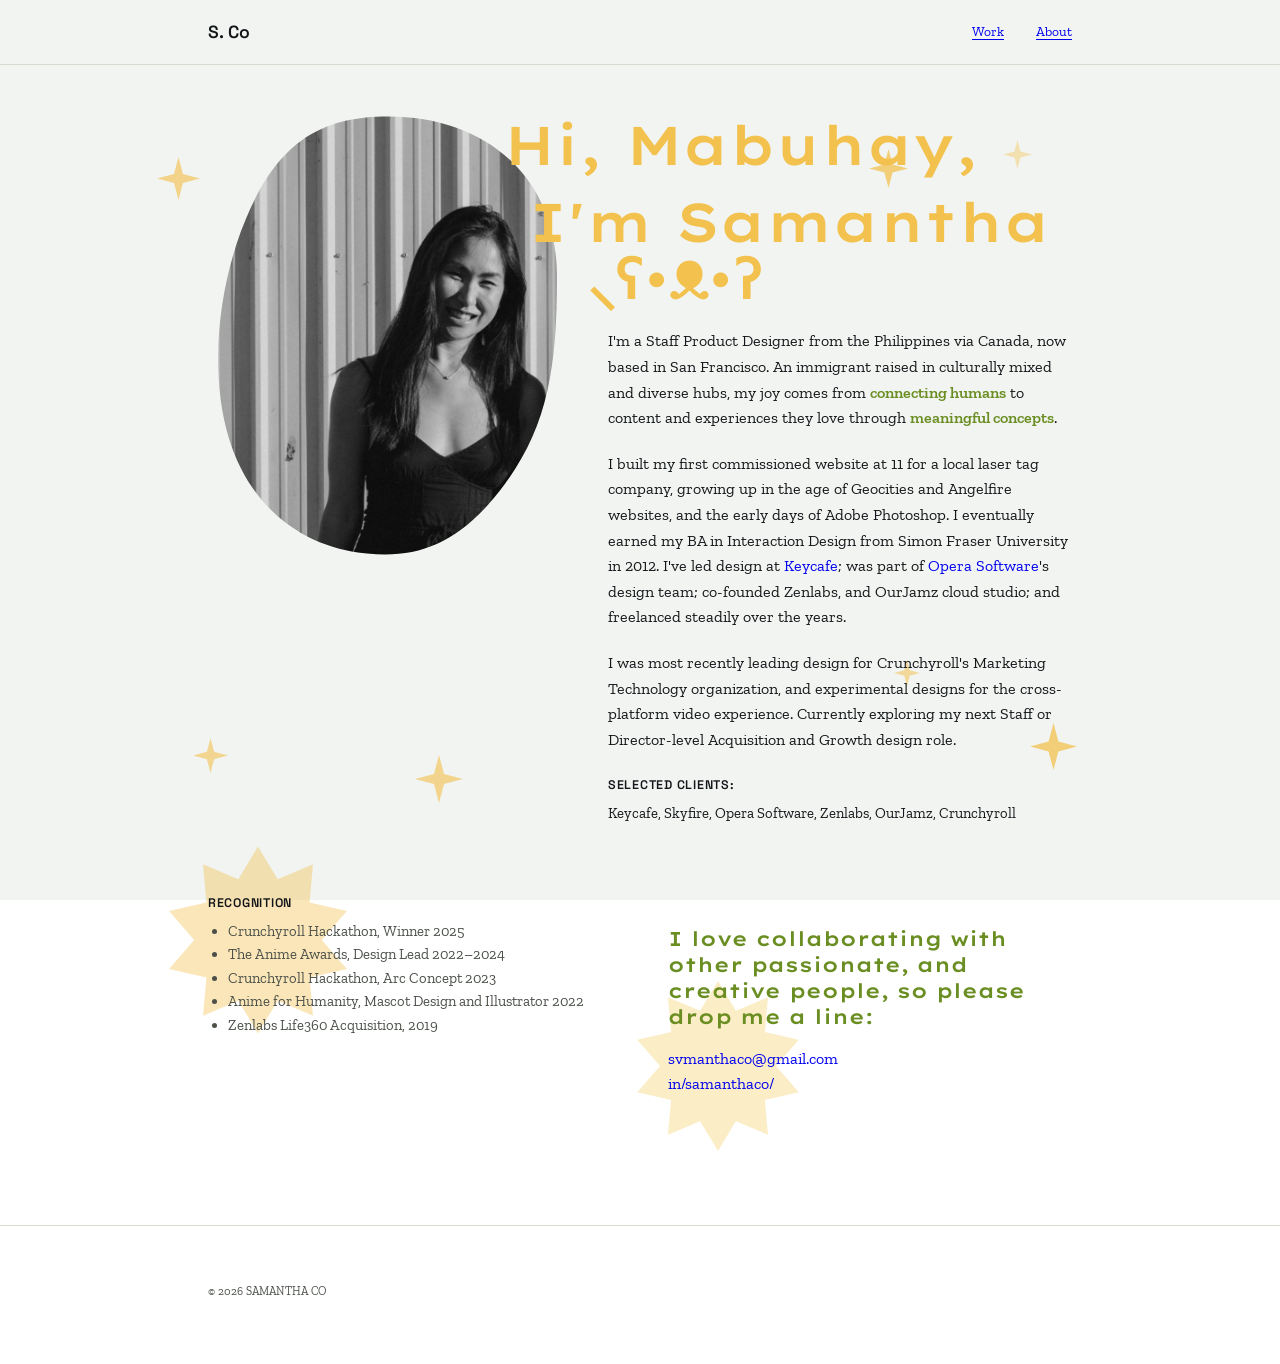
<file: about.html>
<!DOCTYPE html>
<html lang="en">
<head>
<meta charset="UTF-8">
<meta name="viewport" content="width=device-width, initial-scale=1.0">
<title>About — Samantha Co</title>
<link rel="preconnect" href="https://fonts.googleapis.com">
<link href="https://fonts.googleapis.com/css2?family=Zilla+Slab:ital,wght@0,400;0,500;0,600;1,400&family=Space+Grotesk:wght@500;600;700&family=Lexend+Giga:wght@500;600;700&display=swap" rel="stylesheet">
<link rel="stylesheet" href="styles.css">
<style>
  .about-hero{
    display:flex; align-items:flex-start; gap:0; flex-wrap:wrap;
    padding:40px 0 16px;
  }
  .about-hero-photo{
    width:360px; height:460px; flex-shrink:0;
    clip-path: path("M180,11.5 C275,11.5 349,69 349,172.5 C349,264.5 339,322 296.5,379.5 C254,437 212,454 159,448.5 C95,442.75 42,402.5 21,333.5 C0,264.5 10.6,172.5 42.4,103.5 C74.1,34.5 116.5,11.5 180,11.5 Z");
    overflow:hidden; background:var(--bg-raised); position:relative;
  }
  .about-hero-photo img{width:100%; height:100%; object-fit:cover; display:block; filter:grayscale(0.15);}
  .about-hero-text{
    flex:1; min-width:260px; position:relative; margin-left:-64px; margin-top:12px; z-index:2; padding-left:24px;
  }
  .about-hero-text p.about-hero-wave{margin-left:-24px;}
  .about-hero-text p{margin-bottom:20px; margin-left:80px;}
  .about-hero-greet{
    font-family:'Lexend Giga', sans-serif; font-weight:600; font-size:clamp(2rem, 6vw, 3.4rem);
    margin:0 0 8px; line-height:1.05;
  }
  .about-hero-wave{
    font-family:'Lexend Giga', sans-serif; font-weight:600; font-size:clamp(2rem, 6vw, 3.4rem);
    color:var(--ink); margin:0 0 4px; line-height:1.05; margin-left:-24px;
  }
  .accent-text{color:var(--accent); font-weight:600;}
  .about-hero-lede{
    color:var(--ink-soft); margin-top:16px; max-width:340px;
  }
  .about-columns{display:flex; gap:56px; flex-wrap:wrap; margin-top:8px;}
  .about-columns > div{flex:1; min-width:200px;}
  @media (max-width:768px){
    .about-hero-photo{width:100%;}
    .about-hero-text{margin-left:0; padding-left:0; margin-top:-32px;}
  }
</style>
</head>
<body>

<div class="stars-bg" id="starsBg" aria-hidden="true"></div>

<div class="page">

<nav>
  <div class="wrap">
    <div class="logo">S. Co</div>
    <div class="navlinks">
      <a href="index.html#work">Work</a>
      <a href="about.html">About</a>
    </div>
  </div>
</nav>

<div class="wrap">
  <div class="about-hero">
    <div class="about-hero-photo reveal">
      <img src="about-photo.png" alt="Samantha Co laughing in front of a corrugated metal wall">
    </div>
    <div class="about-hero-text">
      <p class="about-hero-wave"><span style="color:var(--spark);">Hi, Mabuhay,</p>
      <h1 class="about-hero-greet"><span style="color:var(--spark);">I'm Samantha</h1>
      <p class="about-hero-greet" style="margin-left:60px; margin-top:-8px;"><span class="emoticon"><span style="color:var(--spark);">⸜ʕ•ᴥ•ʔ</span></span></p>
      <p>I'm a Staff Product Designer from the Philippines via Canada, now based in San Francisco. An immigrant raised in culturally mixed and diverse hubs, my joy comes from <span class="accent-text">connecting humans</span> to content and experiences they love through <span class="accent-text">meaningful concepts</span>. </p>

        <p>I built my first commissioned website at 11 for a local laser tag company, growing up in the age of Geocities and Angelfire websites, and the early days of Adobe Photoshop. I eventually earned my BA in Interaction Design from Simon Fraser University in 2012. I've led design at <a href="https://www.keycafe.com/s/" target="_blank" rel="noopener noreferrer">Keycafe</a>; was part of <a href="https://www.opera.com" target="_blank" rel="noopener noreferrer">Opera Software</a>'s design team; co-founded Zenlabs, and OurJamz cloud studio; and freelanced steadily over the years.</p>
      <p>I was most recently leading design for Crunchyroll's Marketing Technology organization, and experimental designs for the cross-platform video experience. Currently exploring my next Staff or Director-level Acquisition and Growth design role.</p>

      <h4 class="about-subhead" style="margin-left:80px;">Selected Clients:</h4>
      <p class="about-list" style="margin-left:80px;">Keycafe, Skyfire, Opera Software, Zenlabs, OurJamz, Crunchyroll</p>
    </div>
  </div>
</div>

<section class="section" id="about" style="padding-top:8px;">
  <div class="wrap">

    <div class="about-grid">
      <div class="about-text" style="max-width:none;">
        <div style="display:flex; gap:56px; flex-wrap:wrap; align-items:flex-start;">
          <div style="position:relative; flex:1; min-width:240px;">
            <svg class="star-decor parallax" data-speed="0.18" viewBox="0 0 200 200" xmlns="http://www.w3.org/2000/svg" aria-hidden="true" style="position:absolute; top:-40px; left:-60px; width:220px; height:220px; z-index:-1; pointer-events:none;">
              <path fill="#F2C14E" opacity="0.4" d="M100.0,15.0 L117.9,44.8 L150.0,31.2 L146.9,65.9 L180.8,73.7 L158.0,100.0 L180.8,126.3 L146.9,134.1 L150.0,168.8 L117.9,155.2 L100.0,185.0 L82.1,155.2 L50.0,168.8 L53.1,134.1 L19.2,126.3 L42.0,100.0 L19.2,73.7 L53.1,65.9 L50.0,31.2 L82.1,44.8 Z" />
            </svg>
            <h4 class="about-subhead">Recognition</h4>
            <ul class="about-list" style="list-style:disc; padding-left:20px; margin:0;">
              <li>Crunchyroll Hackathon, Winner 2025</li>
              <li>The Anime Awards, Design Lead 2022–2024</li>
              <li>Crunchyroll Hackathon, Arc Concept 2023</li>
              <li>Anime for Humanity, Mascot Design and Illustrator 2022</li>
              <li>Zenlabs Life360 Acquisition, 2019</li>
            </ul>
          </div>

          <div style="flex:1; min-width:240px; margin-top:56px; position:relative;">
            <svg class="star-decor parallax" data-speed="0.14" viewBox="0 0 200 200" xmlns="http://www.w3.org/2000/svg" aria-hidden="true" style="position:absolute; top:40px; left:-50px; width:200px; height:200px; z-index:-1; pointer-events:none;">
              <path fill="#F7DE8F" opacity="0.5" d="M100.0,15.0 L117.9,44.8 L150.0,31.2 L146.9,65.9 L180.8,73.7 L158.0,100.0 L180.8,126.3 L146.9,134.1 L150.0,168.8 L117.9,155.2 L100.0,185.0 L82.1,155.2 L50.0,168.8 L53.1,134.1 L19.2,126.3 L42.0,100.0 L19.2,73.7 L53.1,65.9 L50.0,31.2 L82.1,44.8 Z" />
            </svg>
            <p class="results-statement" style="font-size:1.25rem;"><span class="accent-text">I love collaborating with other passionate, and creative people, so please drop me a line:</span></p>
            <p style="margin:0;">
              <a href="mailto:svmanthaco@gmail.com">svmanthaco@gmail.com</a><br>
              <a href="https://www.linkedin.com/in/samanthaco/" target="_blank" rel="noopener noreferrer">in/samanthaco/</a>
            </p>
          </div>
        </div>


      </div>
    </div>
  </div>
</section>

<footer>
  <div class="wrap">
    <div class="footer-note">© 2026 SAMANTHA CO</div>
  </div>
</footer>

</div><!-- /.page -->

<script>
  (function(){
    var bg = document.getElementById('starsBg');
    if(!bg) return;
    var count = window.innerWidth < 640 ? 4 : 8;
    var cols = window.innerWidth < 640 ? 2 : 4;
    var rows = Math.ceil(count / cols);
    var cellW = 100 / cols;
    var cellH = 100 / rows;
    var cell = 0;
    for(var i = 0; i < count; i++){
      var star = document.createElement('div');
      star.className = 'star';
      var size = (Math.random() * 26 + 22).toFixed(1);
      star.style.width = size + 'px';
      star.style.height = size + 'px';
      var col = cell % cols;
      var row = Math.floor(cell / cols);
      cell++;
      var top = row * cellH + Math.random() * (cellH * 0.7) + cellH * 0.1;
      var left = col * cellW + Math.random() * (cellW * 0.7) + cellW * 0.1;
      star.style.top = top + '%';
      star.style.left = left + '%';
      star.style.opacity = (Math.random() * 0.4 + 0.35).toFixed(2);
      star.style.animationDelay = (Math.random() * 3.4).toFixed(2) + 's';
      star.style.animationDuration = (2.4 + Math.random() * 2.4).toFixed(2) + 's';
      bg.appendChild(star);
    }
  })();

  (function(){
    var revealEls = document.querySelectorAll('.reveal');
    if(!('IntersectionObserver' in window) || !revealEls.length){
      revealEls.forEach(function(el){ el.classList.add('is-visible'); });
      return;
    }
    var observer = new IntersectionObserver(function(entries){
      entries.forEach(function(entry){
        if(entry.isIntersecting){
          entry.target.classList.add('is-visible');
        } else {
          entry.target.classList.remove('is-visible');
        }
      });
    }, { threshold: 0.15, rootMargin: '0px 0px -40px 0px' });
    revealEls.forEach(function(el){ observer.observe(el); });
  })();
</script>

</body>
</html>
</file>
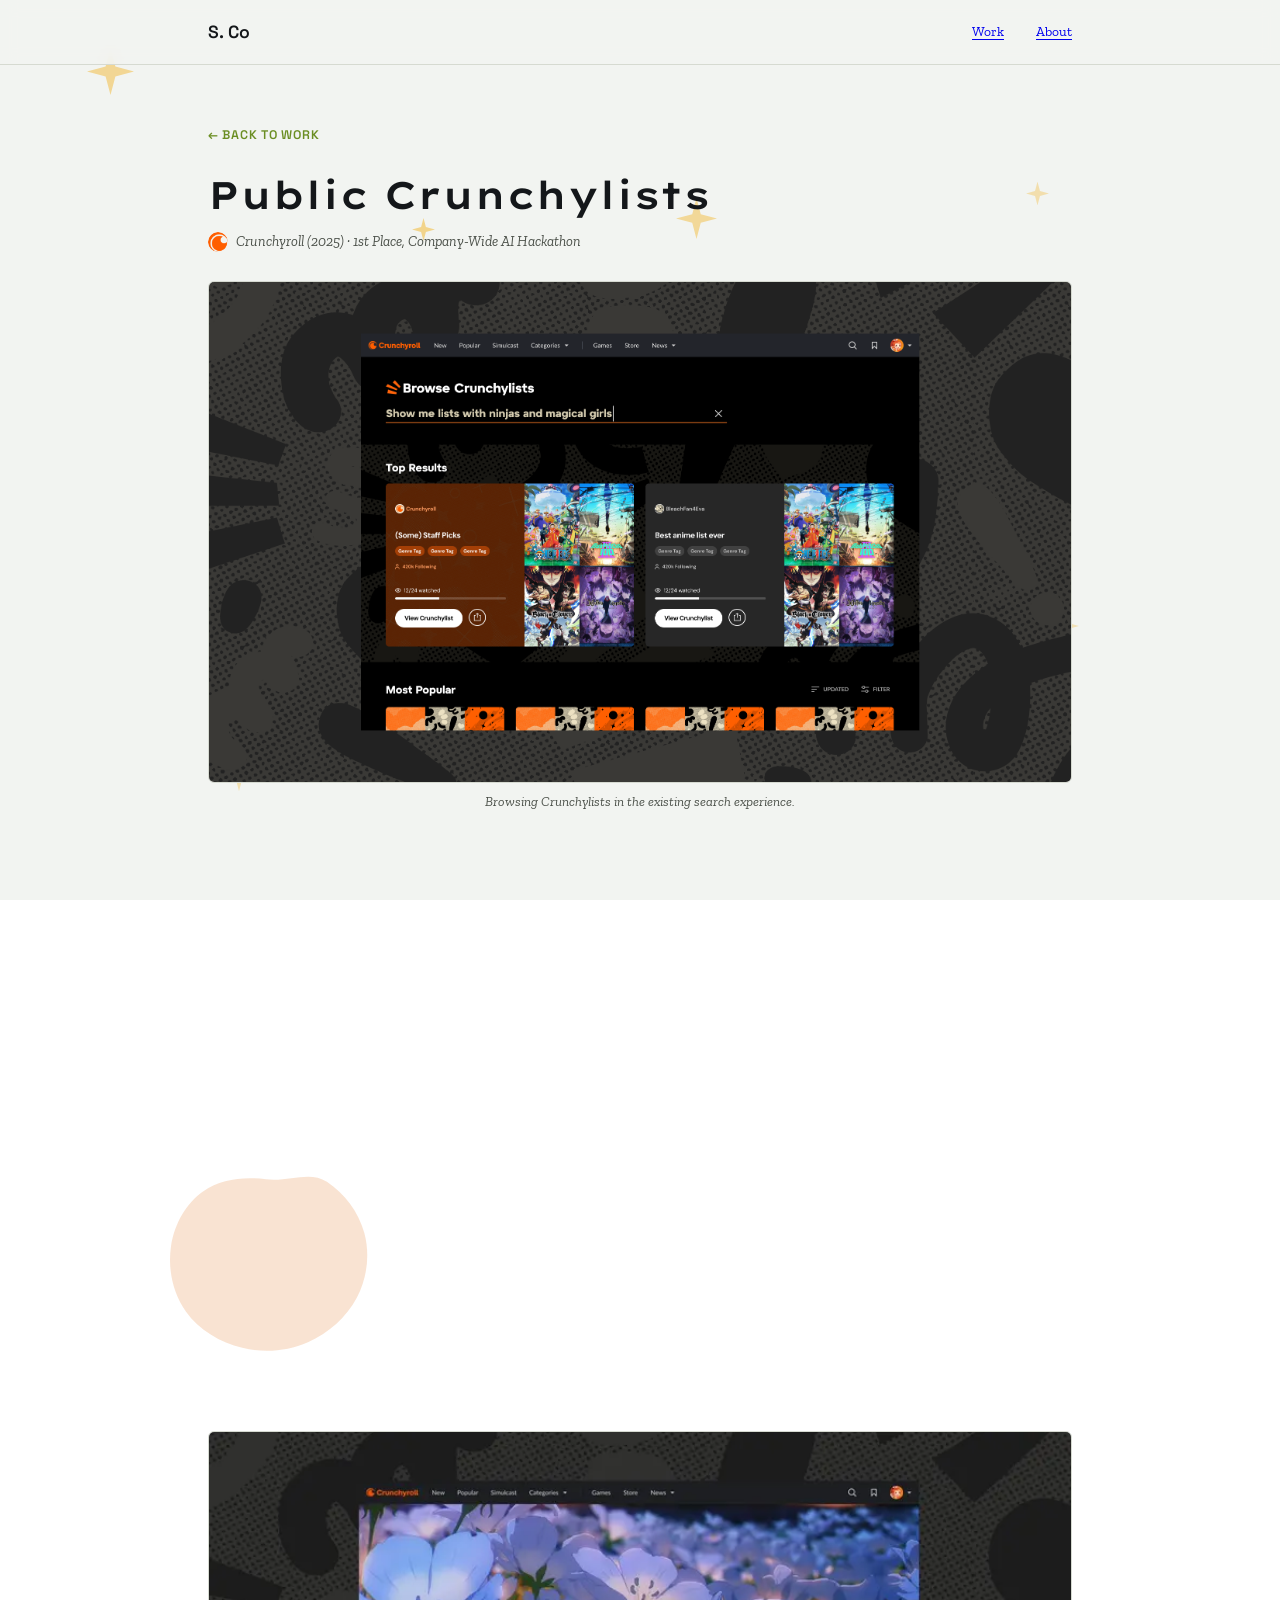
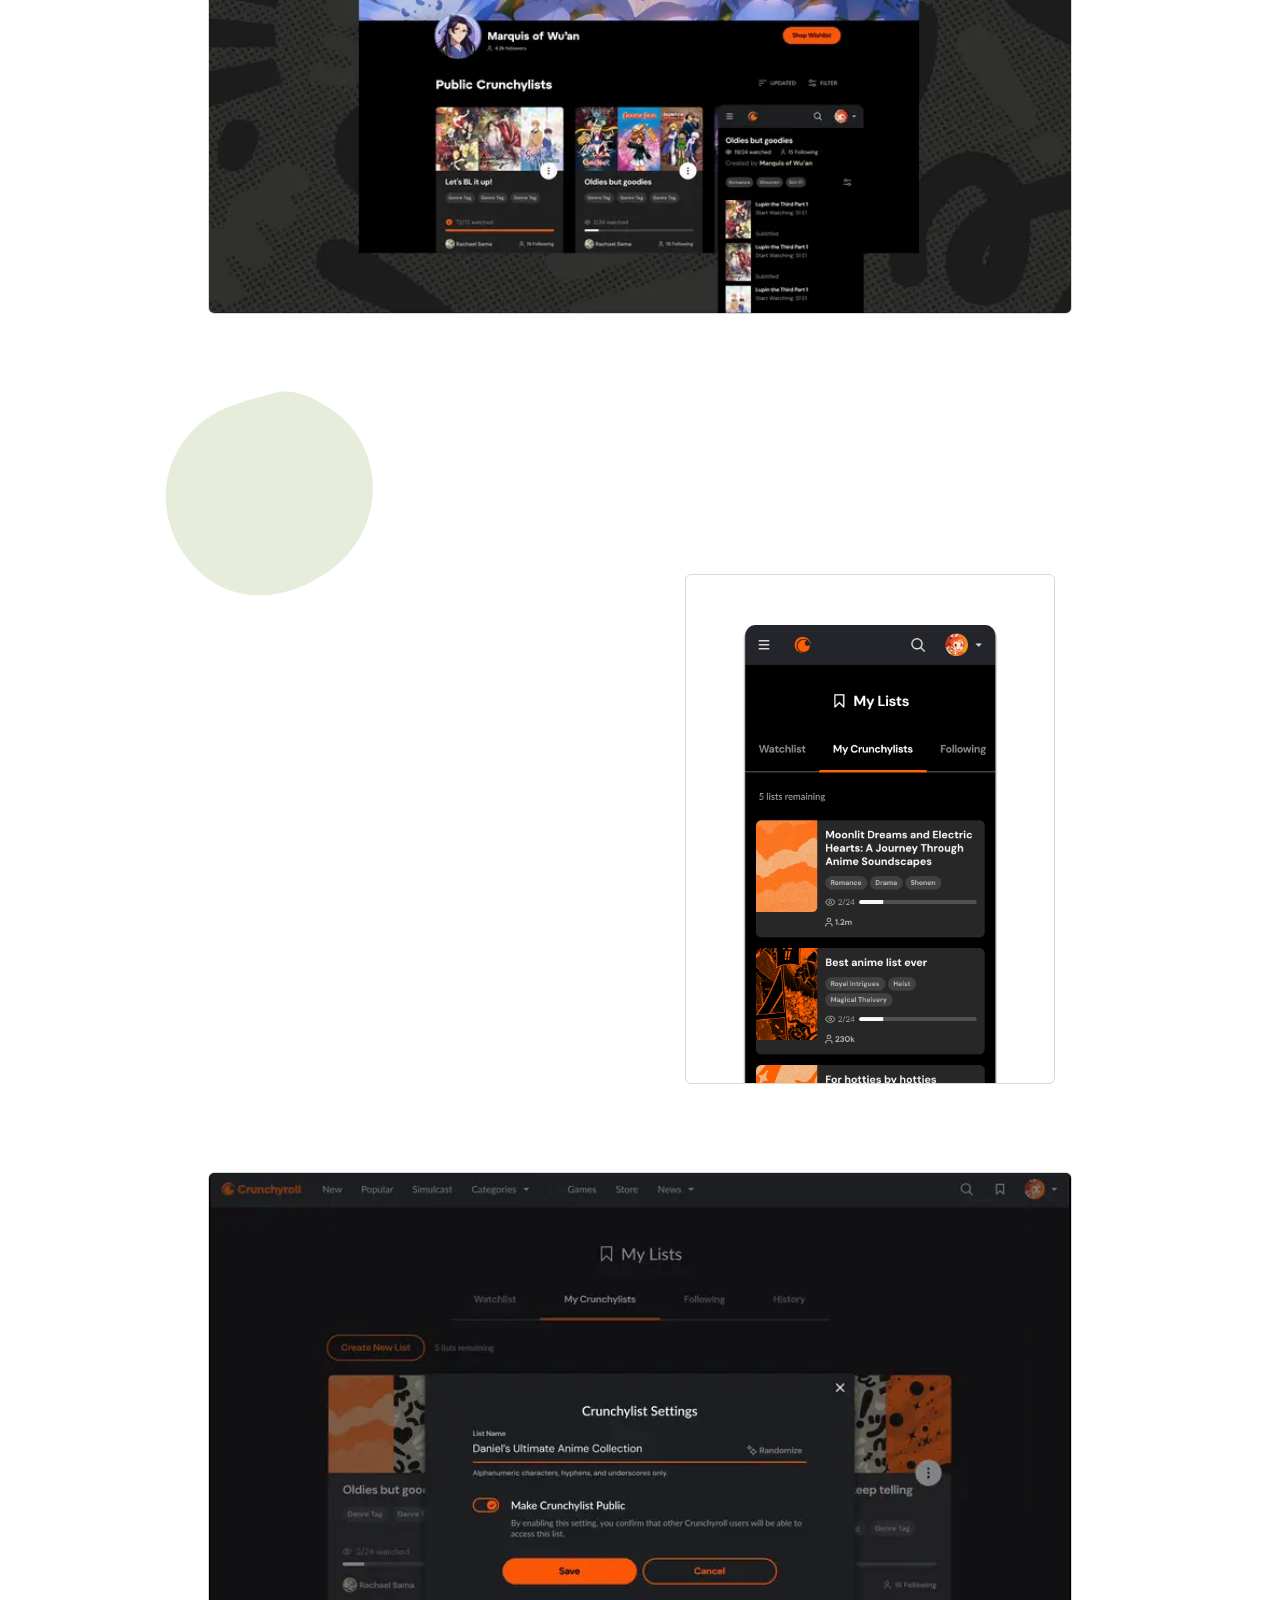
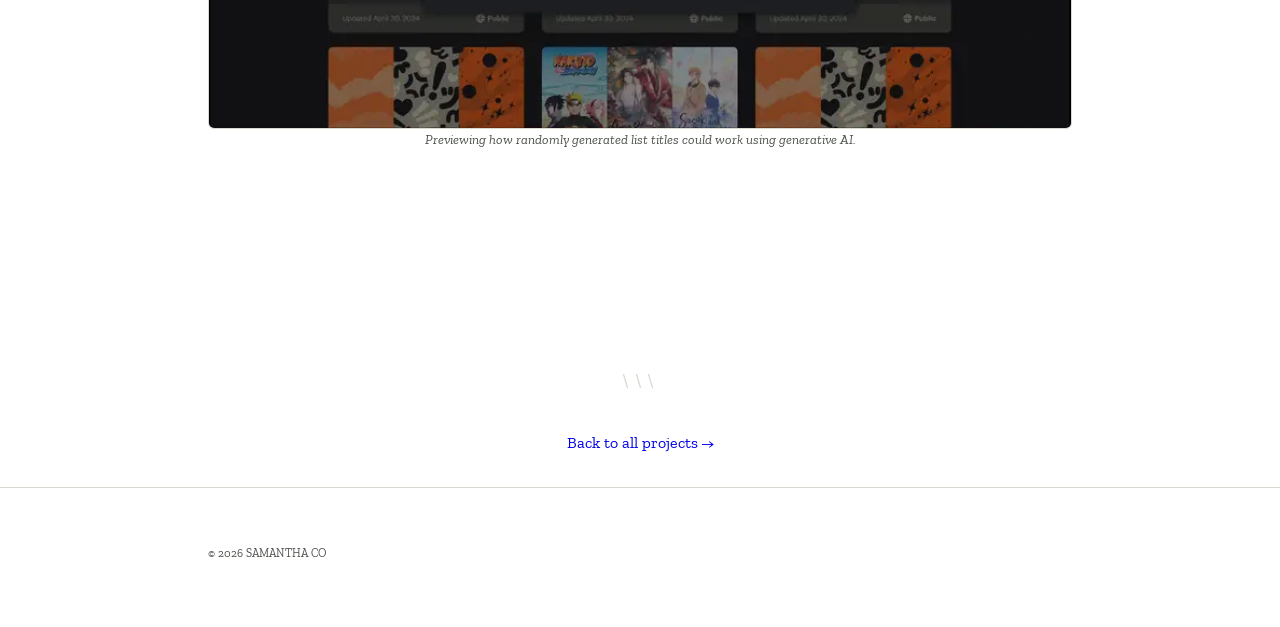
<file: crunchylists.html>
<!DOCTYPE html>
<html lang="en">
<head>
<meta charset="UTF-8">
<meta name="viewport" content="width=device-width, initial-scale=1.0">
<title>Public Crunchylists — Samantha Co</title>
<link rel="preconnect" href="https://fonts.googleapis.com">
<link href="https://fonts.googleapis.com/css2?family=Zilla+Slab:ital,wght@0,400;0,500;0,600;1,400&family=Space+Grotesk:wght@500;600;700&family=Lexend+Giga:wght@500;600;700&display=swap" rel="stylesheet">
<link rel="stylesheet" href="styles.css">
<style>
  .back-link{
    font-family:'Space Grotesk', sans-serif; font-weight:600; font-size:0.78rem; color:var(--accent);
    letter-spacing:0.06em; text-transform:uppercase; display:inline-flex; align-items:center; gap:6px;
  }
  .project-hero{padding-top:56px; padding-bottom:24px;}
  .project-hero h2.project-title{font-size:clamp(1.7rem, 5vw, 2.4rem); margin-top:18px;}
  .next-project{
    display:flex; justify-content:center; align-items:center; flex-wrap:wrap; gap:16px;
    padding:32px 0;
  }
  .next-project a{
    color:var(--link-color); text-decoration:none;
  }
</style>
</head>
<body>

<div class="stars-bg" id="starsBg" aria-hidden="true"></div>

<div class="page">

<nav>
  <div class="wrap">
    <div class="logo">S. Co</div>
    <div class="navlinks">
      <a href="index.html#work">Work</a>
      <a href="about.html">About</a>
    </div>
  </div>
</nav>

<header class="project-hero wrap">
  <a href="index.html#work" class="back-link">← Back to Work</a>
  <h2 class="project-title">Public Crunchylists</h2>
  <div class="subhead-row">
    <img src="crunchyroll-icon.webp" alt="Crunchyroll" class="company-icon">
    <p class="project-subhead">Crunchyroll (2025) · 1st Place, Company-Wide AI Hackathon</p>
  </div>
  <div class="featured-media">
    <img src="browse-lists.webp" alt="Browse Crunchylists page with search and top results">
  </div>
  <p class="media-caption">Browsing Crunchylists in the existing search experience.</p>
</header>

<section class="section" id="crunchylists-case-study" style="padding-top:24px;">
  <div class="wrap">
    <div class="project-body">
      <div style="display:grid; grid-template-columns:repeat(auto-fit, minmax(260px, 1fr)); gap:56px; align-items:center; width:100%;">
        <p class="reveal" style="margin:0;">Submitted by a small, globally distributed team I assembled that included myself, a product manager, another product designer from LA, and three engineers from Mexico City. Our goal was to bring a stronger sense of community back to the Crunchyroll platform. The feature is currently in development.</p>
        <div class="inline-media reveal" style="margin:0;">
          <img src="hackplat.jpeg" alt="Team Hack Platinum accepting the 1st place hackathon prize" style="width:100%; display:block;">
          <p class="media-caption">First Place Winners Team Hack Platinum, 2025</p>
        </div>
      </div>

      <div class="problem-block">
        <svg class="blob parallax" data-speed="0.15" viewBox="0 0 200 200" xmlns="http://www.w3.org/2000/svg" aria-hidden="true">
          <path fill="#F2C29B" opacity="0.45" d="M45.3,-58.6C58.8,-49.7,69.7,-35.4,74.1,-19.2C78.5,-3,76.4,15.2,68.4,30.4C60.4,45.6,46.5,57.9,30.7,64.8C14.9,71.7,-2.8,73.2,-19.8,69.1C-36.8,65,-53.1,55.3,-63.2,41.1C-73.3,26.9,-77.2,8.2,-74.6,-9.1C-72,-26.4,-62.9,-42.3,-49.7,-51.4C-36.5,-60.5,-19.3,-62.8,-1.6,-60.6C16,-58.4,32,-67.5,45.3,-58.6Z" transform="translate(100 100)" />
        </svg>
        <h4 class="reveal">The Problem</h4>
        <p class="reveal">Fans had no way on the platform to share and introduce friends to their favourite content. We found that users with even a few items on their Watchlist were 30% more likely to stay subscribed and keep watching. We wanted to make that list-building behavior public-facing and shareable, to drive both acquisition and retention.</p>
      </div>

      <div class="inline-media" style="margin:0 0 32px;">
        <img src="profiles.webp" alt="Public profile pages showcasing user-generated Crunchylists" style="display:block; border-radius:6px; width:100%;">
      </div>
      <div class="solution-block">
        <svg class="blob parallax" data-speed="-0.12" viewBox="0 0 200 200" xmlns="http://www.w3.org/2000/svg" aria-hidden="true" style="left:-70px; right:auto;">
          <path fill="var(--accent)" opacity="0.16" d="M52.4,-63.9C66.8,-53.5,76.6,-36.4,79.6,-18.4C82.6,-0.4,78.8,18.5,69.4,33.9C60,49.3,45,61.2,28,68.6C11,76,-8,78.9,-25.3,73.9C-42.6,68.9,-58.2,56,-67.8,39.6C-77.4,23.2,-81,3.3,-77.1,-14.9C-73.2,-33.1,-61.8,-49.6,-46.9,-59.8C-32,-70,-13.6,-73.9,3.8,-79C21.2,-84.1,38,-74.3,52.4,-63.9Z" transform="translate(100 100)" />
        </svg>
        <h4 class="reveal" style="margin-top:0;">The Solution</h4>
        <p class="reveal" style="margin-bottom:0;">Our team proposed leveraging the platform's under-utilized profile pages to showcase public lists whenever a user opted in. Shareable, user-generated lists could then surface across high-traffic pages: the home feed, search, and series pages, giving fans a new avenue for discovery through curators they trusted. An added bonus that tipped the scale was providing a way to spotlight celebrity and influencer lists that would build trust across the fandom.</p>
      </div>

      <div style="display:grid; grid-template-columns:repeat(auto-fit, minmax(260px, 1fr)); gap:56px; align-items:center; margin-top:88px; width:100%;">
        <div style="min-width:0;">
          <h4 class="reveal" style="margin-top:0;">The AI Requirement</h4>
          <p class="reveal" style="margin-bottom:0;">The 2025 Hackathon's core requirement was to build AI directly into the feature. Our team used it to moderate user-generated lists. Assisting with naming conventions, keeping compositions licensor-friendly, applying genre and keyword tagging, and surfacing additional content suggestions.</p>
        </div>
        <div class="inline-media" style="margin:0;">
          <img src="mylists.png" alt="My Lists screen showing My Crunchylists tab with user-generated lists" style="max-height:510px; width:auto; max-width:100%; margin:0 auto; display:block;">
        </div>
      </div>

      <div class="inline-media" style="margin-top:88px;">
        <img src="list-naming.webp" alt="Generative AI previewing randomly generated list titles" style="display:block;">
        <p class="media-caption">Previewing how randomly generated list titles could work using generative AI.</p>
      </div>
    </div>
  </div>
</section>

<div class="section-breaker">\\\</div>

<div class="wrap">
  <div class="next-project">
    <a href="index.html#work">Back to all projects →</a>
  </div>
</div>

<footer>
  <div class="wrap">
    <div class="footer-note">© 2026 SAMANTHA CO</div>
  </div>
</footer>

</div><!-- /.page -->

<script>
  (function(){
    var bg = document.getElementById('starsBg');
    if(!bg) return;
    var count = window.innerWidth < 640 ? 4 : 8;
    var cols = window.innerWidth < 640 ? 2 : 4;
    var rows = Math.ceil(count / cols);
    var cellW = 100 / cols;
    var cellH = 100 / rows;
    var cell = 0;
    for(var i = 0; i < count; i++){
      var star = document.createElement('div');
      star.className = 'star';
      var size = (Math.random() * 26 + 22).toFixed(1);
      star.style.width = size + 'px';
      star.style.height = size + 'px';
      var col = cell % cols;
      var row = Math.floor(cell / cols);
      cell++;
      var top = row * cellH + Math.random() * (cellH * 0.7) + cellH * 0.1;
      var left = col * cellW + Math.random() * (cellW * 0.7) + cellW * 0.1;
      star.style.top = top + '%';
      star.style.left = left + '%';
      star.style.opacity = (Math.random() * 0.4 + 0.35).toFixed(2);
      star.style.animationDelay = (Math.random() * 3.4).toFixed(2) + 's';
      star.style.animationDuration = (2.4 + Math.random() * 2.4).toFixed(2) + 's';
      bg.appendChild(star);
    }
  })();

  (function(){
    var parallaxEls = document.querySelectorAll('.parallax');
    if(!parallaxEls.length) return;
    var reduceMotion = window.matchMedia('(prefers-reduced-motion: reduce)').matches;
    if(reduceMotion) return;
    var ticking = false;
    function updateParallax(){
      var viewportCenter = window.innerHeight / 2;
      parallaxEls.forEach(function(el){
        var speed = parseFloat(el.getAttribute('data-speed')) || 0.15;
        var rect = el.getBoundingClientRect();
        var elCenter = rect.top + rect.height / 2;
        var distanceFromCenter = elCenter - viewportCenter;
        var offset = Math.max(-60, Math.min(60, distanceFromCenter * speed * -1));
        el.style.transform = 'translateY(' + offset + 'px)';
      });
      ticking = false;
    }
    window.addEventListener('scroll', function(){
      if(!ticking){
        window.requestAnimationFrame(updateParallax);
        ticking = true;
      }
    }, { passive: true });
    window.addEventListener('resize', updateParallax, { passive: true });
    updateParallax();
  })();

  (function(){
    var revealEls = document.querySelectorAll('.reveal');
    if(!('IntersectionObserver' in window) || !revealEls.length){
      revealEls.forEach(function(el){ el.classList.add('is-visible'); });
      return;
    }
    var observer = new IntersectionObserver(function(entries){
      entries.forEach(function(entry){
        if(entry.isIntersecting){
          entry.target.classList.add('is-visible');
        } else {
          entry.target.classList.remove('is-visible');
        }
      });
    }, { threshold: 0.15, rootMargin: '0px 0px -40px 0px' });
    revealEls.forEach(function(el){ observer.observe(el); });
  })();
</script>

</body>
</html>
</file>
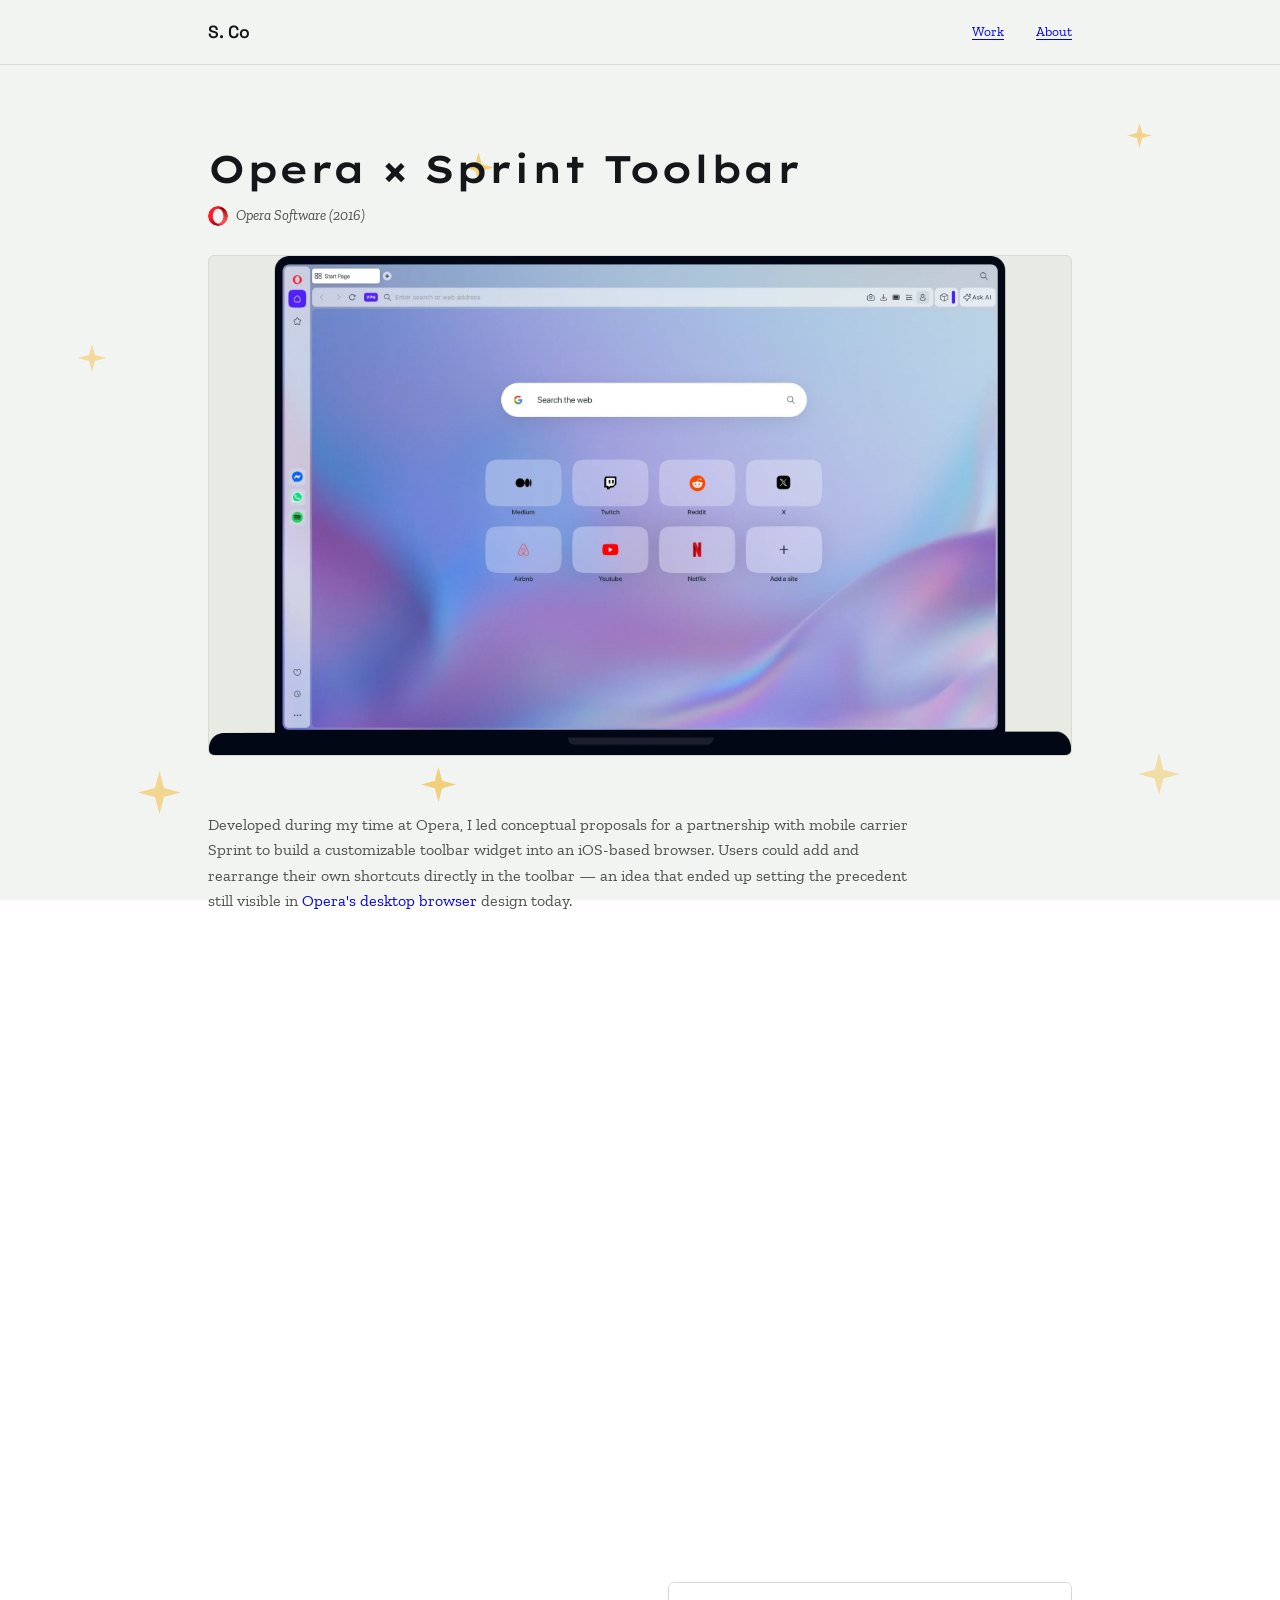
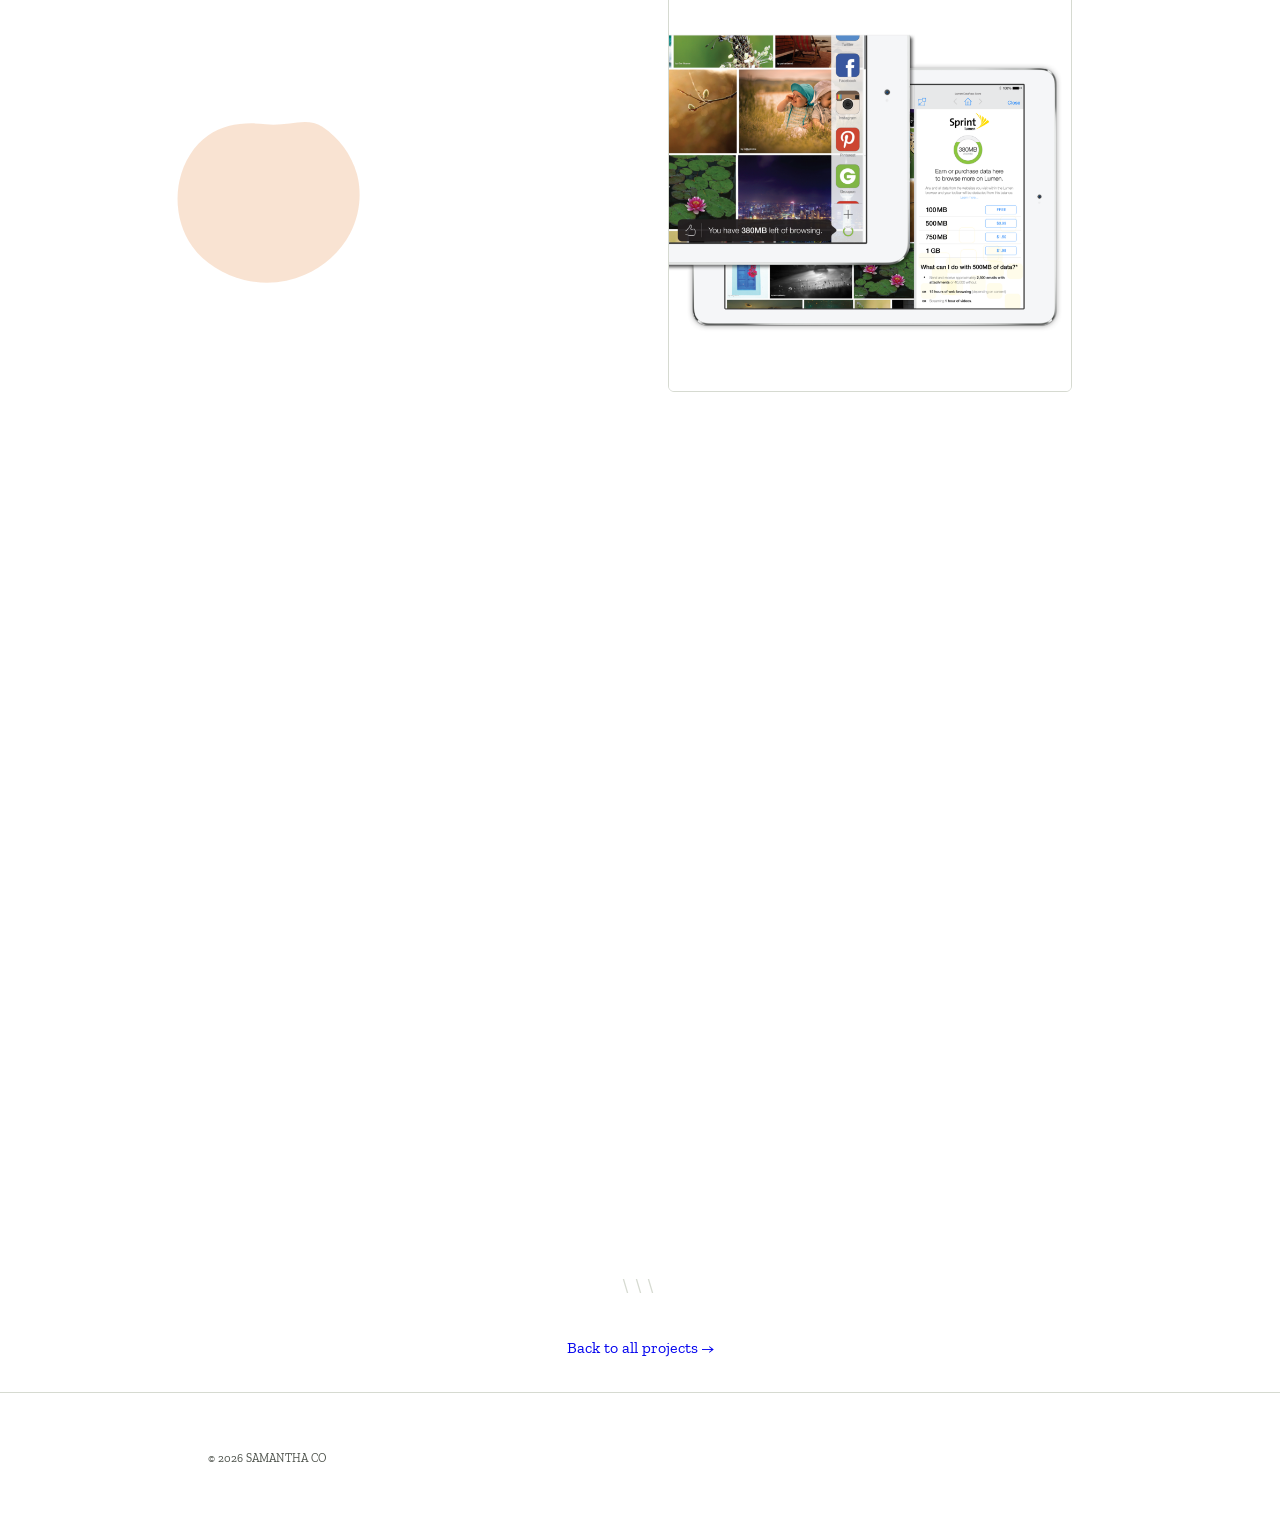
<file: toolbar.html>
<!DOCTYPE html>
<html lang="en">
<head>
<meta charset="UTF-8">
<meta name="viewport" content="width=device-width, initial-scale=1.0">
<title>Opera × Sprint Toolbar — Samantha Co</title>
<link rel="preconnect" href="https://fonts.googleapis.com">
<link href="https://fonts.googleapis.com/css2?family=Zilla+Slab:ital,wght@0,400;0,500;0,600;1,400&family=Space+Grotesk:wght@500;600;700&family=Lexend+Giga:wght@500;600;700&display=swap" rel="stylesheet">
<link rel="stylesheet" href="styles.css">
<style>
  .back-link{
    font-family:'Space Grotesk', sans-serif; font-weight:600; font-size:0.78rem; color:var(--accent);
    letter-spacing:0.06em; text-transform:uppercase; display:inline-flex; align-items:center; gap:6px;
  }
  .project-hero{padding-top:56px; padding-bottom:24px;}
  .project-hero h2.project-title{font-size:clamp(1.7rem, 5vw, 2.4rem); margin-top:18px;}
  .next-project{
    display:flex; justify-content:center; align-items:center; flex-wrap:wrap; gap:16px;
    padding:32px 0;
  }
  .next-project a{color:var(--link-color); text-decoration:none;}
</style>
</head>
<body>

<div class="stars-bg" id="starsBg" aria-hidden="true"></div>

<div class="page">

<nav>
  <div class="wrap">
    <div class="logo">S. Co</div>
    <div class="navlinks">
      <a href="index.html#work">Work</a>
      <a href="about.html">About</a>
    </div>
  </div>
</nav>

<header class="project-hero wrap">
  <h2 class="project-title">Opera × Sprint Toolbar</h2>
  <div class="subhead-row">
    <img src="opera-icon.webp" alt="Opera Software" class="company-icon">
    <p class="project-subhead">Opera Software (2016)</p>
  </div>
  <div class="featured-media">
    <img src="opera-home.webp" alt="Modern Opera browser home page">
  </div>
</header>

<section class="section" id="toolbar-case-study" style="padding-top:24px; padding-bottom:24px;">
  <div class="wrap">
    <div class="project-body">
      <p class="reveal" style="max-width:700px;">Developed during my time at Opera, I led conceptual proposals for a partnership with mobile carrier Sprint to build a customizable toolbar widget into an iOS-based browser. Users could add and rearrange their own shortcuts directly in the toolbar — an idea that ended up setting the precedent still visible in <a href="https://www.opera.com" target="_blank" rel="noopener noreferrer">Opera's desktop browser</a> design today.</p>

      <div class="inline-media reveal">
        <img src="tb1.webp" alt="Sprint Lumen toolbar concept on iPad and iPhone">
      </div>

      <div style="display:grid; grid-template-columns:repeat(auto-fit, minmax(280px, 1fr)); gap:56px; align-items:center; margin-top:56px; width:100%;">
        <div style="position:relative;">
          <svg class="blob parallax" data-speed="0.15" viewBox="0 0 200 200" xmlns="http://www.w3.org/2000/svg" aria-hidden="true" style="position:absolute; top:-40px; left:-60px; width:240px; height:240px; z-index:-1; pointer-events:none;">
            <path fill="#F2C29B" opacity="0.45" d="M45.3,-58.6C58.8,-49.7,69.7,-35.4,74.1,-19.2C78.5,-3,76.4,15.2,68.4,30.4C60.4,45.6,46.5,57.9,30.7,64.8C14.9,71.7,-2.8,73.2,-19.8,69.1C-36.8,65,-53.1,55.3,-63.2,41.1C-73.3,26.9,-77.2,8.2,-74.6,-9.1C-72,-26.4,-62.9,-42.3,-49.7,-51.4C-36.5,-60.5,-19.3,-62.8,-1.6,-60.6C16,-58.4,32,-67.5,45.3,-58.6Z" transform="translate(100 100)" />
          </svg>
          <h4 class="reveal" style="margin-top:0;">Carrier Integration</h4>
          <p class="reveal" style="margin-bottom:0;">The widget would also include information linked to the user's cellphone plan with the carrier. The user would get notifications of their data plan and quick links to the carrier's site in order to top-up on data.</p>
        </div>
        <div class="inline-media" style="margin:0;">
          <img src="plan.webp" alt="Sprint Lumen data plan screen showing remaining balance">
        </div>
      </div>

      <div class="inline-media reveal" style="margin-top:56px;">
        <img src="fixed.webp" alt="Sprint Lumen toolbar shortcut sidebar on iPad">
      </div>

      <div class="inline-media reveal">
        <img src="tb4.webp" alt="Sprint Lumen toolbar concept across iPhone and iPad">
      </div>
    </div>
  </div>
</section>

<div class="section-breaker">\\\</div>

<div class="wrap">
  <div class="next-project">
    <a href="index.html#work">Back to all projects →</a>
  </div>
</div>

<footer>
  <div class="wrap">
    <div class="footer-note">© 2026 SAMANTHA CO</div>
  </div>
</footer>

</div><!-- /.page -->

<script>
  (function(){
    var bg = document.getElementById('starsBg');
    if(!bg) return;
    var count = window.innerWidth < 640 ? 4 : 8;
    var cols = window.innerWidth < 640 ? 2 : 4;
    var rows = Math.ceil(count / cols);
    var cellW = 100 / cols;
    var cellH = 100 / rows;
    var cell = 0;
    for(var i = 0; i < count; i++){
      var star = document.createElement('div');
      star.className = 'star';
      var size = (Math.random() * 26 + 22).toFixed(1);
      star.style.width = size + 'px';
      star.style.height = size + 'px';
      var col = cell % cols;
      var row = Math.floor(cell / cols);
      cell++;
      var top = row * cellH + Math.random() * (cellH * 0.7) + cellH * 0.1;
      var left = col * cellW + Math.random() * (cellW * 0.7) + cellW * 0.1;
      star.style.top = top + '%';
      star.style.left = left + '%';
      star.style.opacity = (Math.random() * 0.4 + 0.35).toFixed(2);
      star.style.animationDelay = (Math.random() * 3.4).toFixed(2) + 's';
      star.style.animationDuration = (2.4 + Math.random() * 2.4).toFixed(2) + 's';
      bg.appendChild(star);
    }
  })();

  (function(){
    var revealEls = document.querySelectorAll('.reveal');
    if(!('IntersectionObserver' in window) || !revealEls.length){
      revealEls.forEach(function(el){ el.classList.add('is-visible'); });
      return;
    }
    var observer = new IntersectionObserver(function(entries){
      entries.forEach(function(entry){
        if(entry.isIntersecting){
          entry.target.classList.add('is-visible');
        } else {
          entry.target.classList.remove('is-visible');
        }
      });
    }, { threshold: 0.15, rootMargin: '0px 0px -40px 0px' });
    revealEls.forEach(function(el){ observer.observe(el); });
  })();
</script>

</body>
</html>
</file>
<file: styles.css>
:root{
    --bg: #F2F4F1;
    --bg-raised: #E8EBE4;
    --ink: #14171A;
    --ink-soft: #4B5049;
    --line: #D6DAD1;
    --accent: #6B8E23;
    --link-color: #0000EE;
    --spark: #F2C14E;
  }
  *{box-sizing:border-box; margin:0; padding:0;}
  html{scroll-behavior:smooth;}
  body{
    color:var(--ink);
    font-family:'Zilla Slab', serif;
    line-height:1.6;
    -webkit-font-smoothing:antialiased;
  }
  .page{position:relative; z-index:1;}
  .stars-bg{position:fixed; inset:0; z-index:0; overflow:hidden; pointer-events:none; background:var(--bg);}
  .star{
    position:absolute;
    background-image:url("data:image/svg+xml;utf8,<svg xmlns='http://www.w3.org/2000/svg' viewBox='0 0 24 24'><path d='M12 0 L14.5 9.5 L24 12 L14.5 14.5 L12 24 L9.5 14.5 L0 12 L9.5 9.5 Z' fill='%23F2C14E'/></svg>");
    background-size:contain; background-repeat:no-repeat; background-position:center;
    animation:twinkle 3.4s ease-in-out infinite;
  }
  @media (prefers-reduced-motion: reduce){
    .star{animation:none; opacity:0.4 !important;}
  }

  /* --- scroll reveal --- */
  .reveal{
    opacity:0; transform:translateY(22px);
    transition:opacity 0.7s ease, transform 0.7s ease;
  }
  .reveal.is-visible{opacity:1; transform:translateY(0);}
  .card.reveal:nth-child(2){transition-delay:0.06s;}
  .card.reveal:nth-child(3){transition-delay:0.12s;}
  .card.reveal:nth-child(4){transition-delay:0.18s;}
  .card.reveal:nth-child(5){transition-delay:0.24s;}
  @media (prefers-reduced-motion: reduce){
    .reveal{opacity:1; transform:none; transition:none;}
  }
  a{color:inherit; text-decoration:none;}
  p a, li a{color:var(--link-color); text-decoration:none;}
  .wrap{max-width:920px; margin:0 auto; padding:0 28px;}

  /* --- nav --- */
  nav{
    position:sticky; top:0; z-index:50;
    background:rgba(242,244,241,0.85);
    backdrop-filter:blur(8px);
    border-bottom:1px solid var(--line);
  }
  nav .wrap{display:flex; align-items:center; justify-content:space-between; height:64px;}
  .logo{font-family:'Space Grotesk', sans-serif; font-weight:600; font-size:1.1rem; letter-spacing:0.02em;}
  .navlinks{display:flex; gap:32px; font-size:0.85rem;}
  .navlinks a{position:relative; padding:4px 0; font-family:'Zilla Slab', serif; color:var(--link-color); text-decoration:underline; text-underline-offset:3px;}
  a:focus-visible{outline:2px solid var(--link-color); outline-offset:3px; border-radius:2px;}
  .about-text a, .footer-links a, .project-body a{
    font-family:'Zilla Slab', serif; color:var(--link-color); text-decoration:none;
  }

  /* --- hero --- */
  .hero{padding-top:96px; padding-bottom:32px; position:relative; text-align:center;}
  .hero-breaker{
    font-family:'Zilla Slab', serif; font-size:1.2rem; color:var(--line);
    margin-top:56px; letter-spacing:0.3em;
  }
  .hero .eyebrow{
    font-family:'Space Grotesk', sans-serif; font-weight:600; font-size:0.78rem; color:var(--accent);
    letter-spacing:0.06em; text-transform:uppercase; display:flex; align-items:center; justify-content:center; gap:8px; margin-bottom:22px;
  }
  .spark{display:inline-block; animation:twinkle 2.6s ease-in-out infinite;}
  @keyframes twinkle{0%,100%{opacity:1; transform:scale(1);} 50%{opacity:0.55; transform:scale(0.85);}}
  h1.name{
    font-family:'Lexend Giga', sans-serif; font-weight:600; font-size:clamp(2.6rem, 6vw, 4.4rem);
    line-height:1.02; letter-spacing:-0.01em;
  }
  h1.name em{font-style:italic; font-weight:300; color:var(--accent);}
  .role{
    font-family:'Space Grotesk', sans-serif; font-weight:500; font-size:1.3rem;
    color:var(--ink-soft); margin-top:10px;
  }
  .thesis{max-width:none; margin-top:28px; font-size:1.05rem; color:var(--ink-soft);}
  .hero-meta{display:flex; gap:24px; margin-top:10px; font-family:'Zilla Slab', serif; font-style:italic; font-size:0.78rem; color:var(--ink-soft); flex-wrap:wrap;}

  /* --- section labels --- */
  .section{padding:128px 0;}
  #work{padding-top:24px; padding-bottom:24px;}
  .section-breaker{
    text-align:center; font-family:'Zilla Slab', serif; font-size:1.2rem; color:var(--line); letter-spacing:0.3em;
  }
  .section-label{
    font-family:'Space Grotesk', sans-serif; font-weight:600; font-size:0.78rem; color:var(--accent);
    text-transform:uppercase; letter-spacing:0.06em; margin-bottom:18px; display:block;
  }

  /* --- featured project --- */
  .featured-media{
    width:100%; border-radius:6px; overflow:hidden; margin:28px 0 8px;
    border:1px solid var(--line); background:var(--bg-raised);
  }
  .featured-media img{width:100%; display:block;}
  .media-caption{
    font-family:'Zilla Slab', serif; font-style:italic; font-size:0.85rem; color:var(--ink-soft);
    margin-top:0; margin-bottom:28px; text-align:center;
  }
  h2.project-title{
    font-family:'Lexend Giga', sans-serif; font-weight:600; font-size:2rem; margin-bottom:4px;
  }
  .project-subhead{
    font-family:'Zilla Slab', serif; font-style:italic; font-size:0.9rem; color:var(--ink-soft);
    margin-bottom:0;
  }
  .project-subhead a{color:var(--link-color); text-decoration:none;}
  .subhead-row{display:flex; align-items:center; gap:8px;}
  .company-icon{
    width:20px; height:20px; border-radius:50%; object-fit:cover; flex-shrink:0; display:block;
  }
  .stat-row{
    display:flex; gap:36px; flex-wrap:wrap; margin:28px 0 32px;
    padding:24px 0; border-top:1px solid var(--line); border-bottom:1px solid var(--line);
    justify-content:space-between;
  }
  .stat{flex:1; min-width:140px;}
  .stat .num{font-family:'Space Grotesk', sans-serif; font-weight:600; font-size:2rem; color:var(--accent); display:block;}
  .stat .label{font-size:0.82rem; color:var(--ink-soft); margin-top:2px;}
  .project-body p{margin-bottom:88px; color:var(--ink-soft); max-width:none;}
  .results-statement{
    font-family:'Lexend Giga', sans-serif; font-weight:600; font-size:1.6rem; line-height:1.3;
    color:var(--ink); max-width:none;
  }
  .highlight-green{color:var(--accent);}
  .results-block{position:relative; margin-top:140px;}
  .results-block .results-statement:first-of-type{margin-bottom:20px;}
  .results-block .star-decor{
    position:absolute; top:-60px; left:-80px; width:260px; height:220px; z-index:-1; pointer-events:none;
  }
  .inline-media{margin:0 0 88px; max-width:none; text-align:center;}
  .inline-media img{width:100%; border-radius:6px; border:1px solid var(--line); display:block;}
  .inline-media .media-caption{margin-bottom:0; max-width:none;}
  .stacked-media{display:flex; flex-direction:column; align-items:center;}
  .stacked-media img{margin-bottom:12px; width:100px; max-width:100%; height:auto;}
  .stacked-media img:last-of-type{margin-bottom:0;}
  .focus-grid{
    display:grid; grid-template-columns:1fr 1fr; gap:28px; align-items:start;
    width:100%; margin:8px 0 88px;
  }
  .focus-grid .inline-media img{max-height:160px; width:auto; display:block;}
  .focus-grid p{margin-bottom:0; max-width:none;}
  @media (max-width:640px){.focus-grid{grid-template-columns:1fr;}}
  .project-body h4{
    font-family:'Space Grotesk', sans-serif; font-weight:600; font-size:0.85rem; color:var(--ink);
    text-transform:uppercase; letter-spacing:0.04em; margin:48px 0 16px;
  }
  .problem-block{position:relative;}
  .solution-block{position:relative;}
  .problem-block .blob{
    position:absolute; top:-40px; left:-70px; width:260px; height:260px; z-index:-1; pointer-events:none;
  }
  .solution-block .blob{
    position:absolute; top:-40px; right:160px; width:260px; height:260px; z-index:-1; pointer-events:none;
  }

  /* --- project grid --- */
  .grid{display:grid; grid-template-columns:1fr 1fr; gap:1px; background:var(--line); border:1px solid var(--line); margin-top:24px;}
  .card{
    position:relative; aspect-ratio:16/10; border-radius:4px; overflow:hidden;
    background:var(--bg-raised); border:1px solid var(--line); transition:transform 0.2s ease;
  }
  .card:hover{transform:scale(1.01);}
  .card-thumb{width:100%; height:100%; margin:0;}
  .card-thumb img{width:100%; height:100%; object-fit:contain; display:block;}
  .card-overlay{
    position:absolute; inset:0; display:flex; align-items:flex-end;
    background:linear-gradient(to top, rgba(0,0,0,0.7) 0%, rgba(0,0,0,0) 55%);
    opacity:0; transition:opacity 0.2s ease; padding:20px;
  }
  .card:hover .card-overlay{opacity:1;}
  .card-overlay h3{
    font-family:'Lexend Giga', sans-serif; font-weight:600; font-size:1.05rem; color:#fff;
    display:flex; align-items:center; gap:8px; margin:0;
  }
  .card-spark{color:var(--spark); opacity:0; transform:scale(0.6); transition:all 0.25s ease; font-size:0.9rem;}
  .card:hover .card-spark{opacity:1; transform:scale(1);}
  @media (max-width:640px){.grid{grid-template-columns:1fr;}}

  /* --- about --- */
  .about-grid{display:flex; gap:48px; flex-wrap:wrap; align-items:flex-start;}
  .about-photo{width:180px; height:180px; border-radius:6px; overflow:hidden; flex-shrink:0; background:var(--bg-raised); border:1px solid var(--line);}
  .about-photo img{width:100%; height:100%; object-fit:cover; display:block;}
  .about-text{flex:1; min-width:280px; max-width:560px; color:var(--ink-soft);}
  .about-text p{margin-bottom:16px;}
  .about-greeting{
    font-family:'Space Grotesk', sans-serif; font-weight:600; font-size:1.6rem; color:var(--ink); margin-bottom:16px;
  }
  .about-greeting .emoticon{color:var(--accent); font-weight:500; font-family:'Space Grotesk', sans-serif;}
  .about-subhead{
    font-family:'Space Grotesk', sans-serif; font-weight:600; font-size:0.78rem; color:var(--ink);
    text-transform:uppercase; letter-spacing:0.06em; margin:24px 0 6px;
  }
  .about-list{font-size:0.92rem;}
  .about-contact{margin-top:24px;}
  .signoff{
    font-family:'Zilla Slab', serif; font-style:italic; color:var(--ink-soft); font-size:0.95rem;
    margin-top:24px; margin-bottom:0;
  }

  /* --- footer --- */
  footer{padding:56px 0 64px; border-top:1px solid var(--line);}
  footer .wrap{display:flex; justify-content:space-between; align-items:center; flex-wrap:wrap; gap:16px;}
  .footer-links{display:flex; gap:28px; font-size:0.9rem;}
  .footer-note{font-family:'Zilla Slab', serif; font-size:0.72rem; color:var(--ink-soft);}

  @media (prefers-reduced-motion: reduce){
    .spark{animation:none;}
    *{transition:none !important;}
  }
</file>
